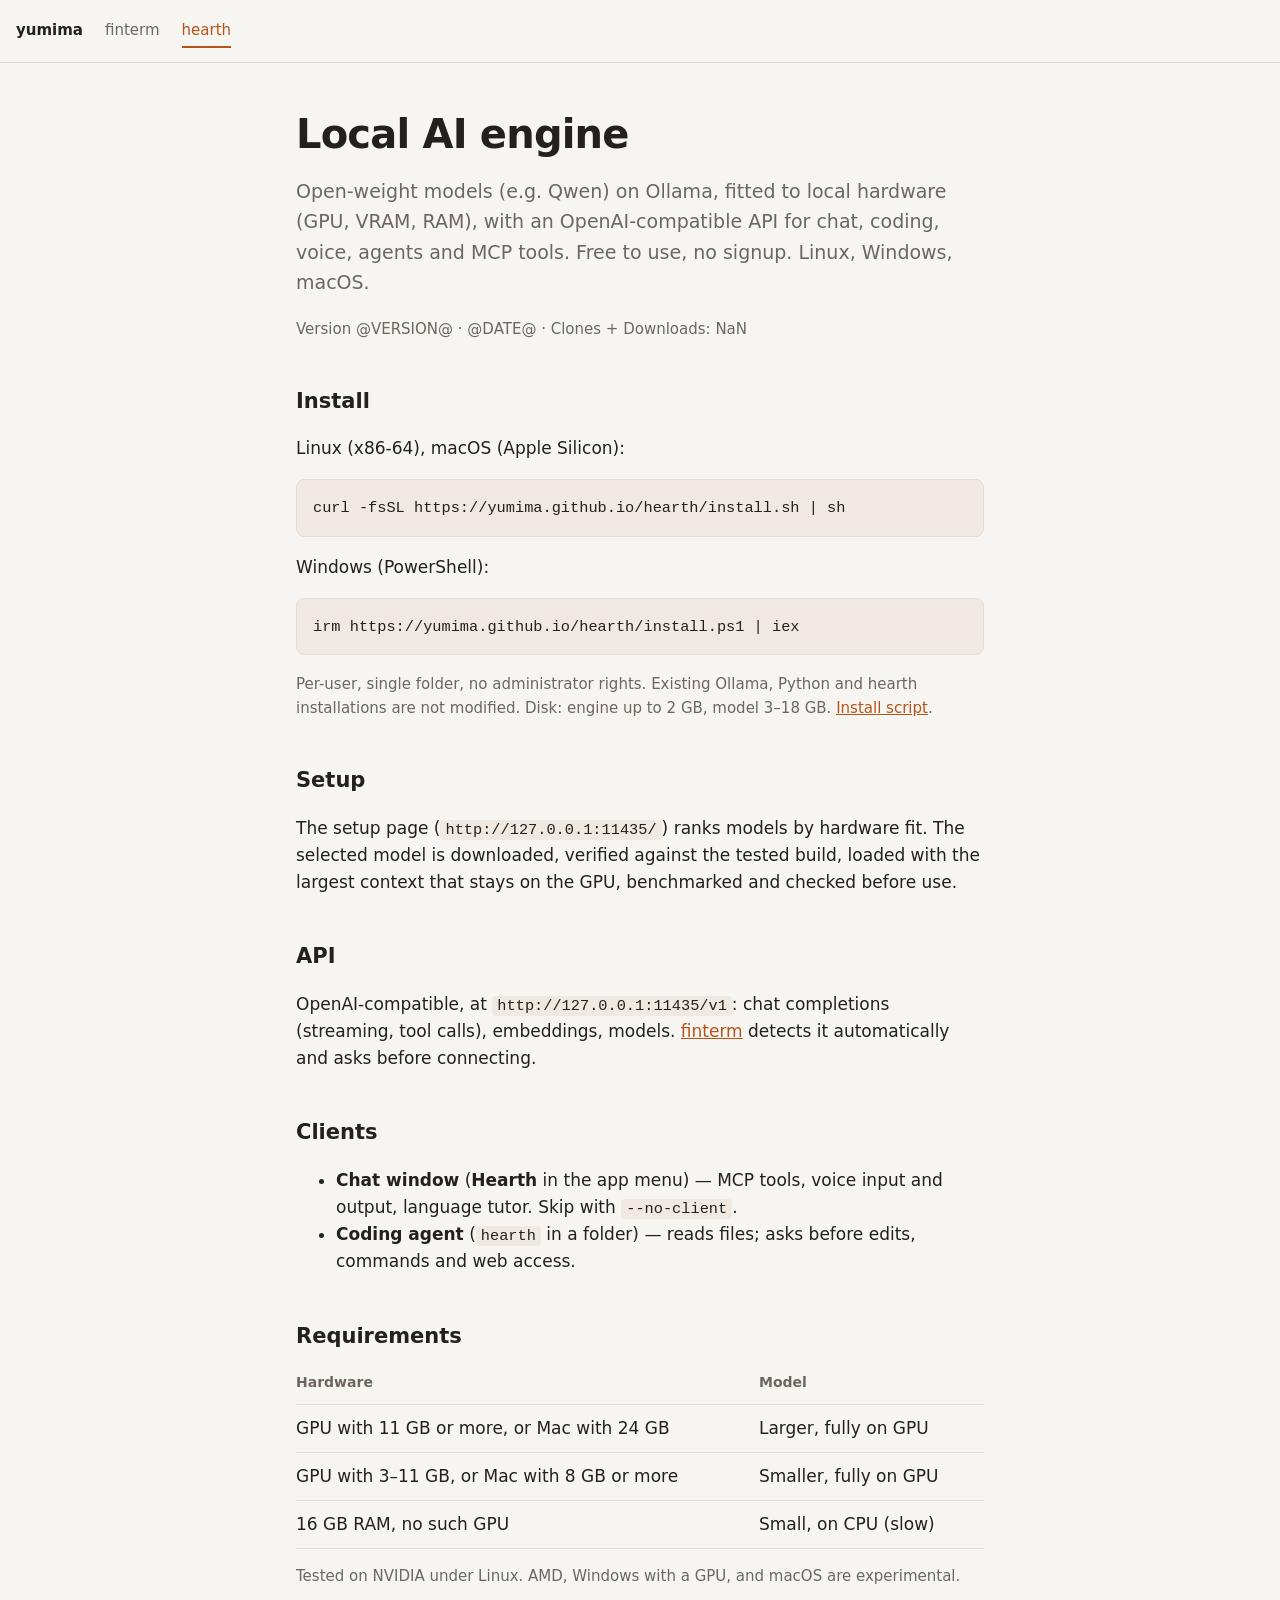
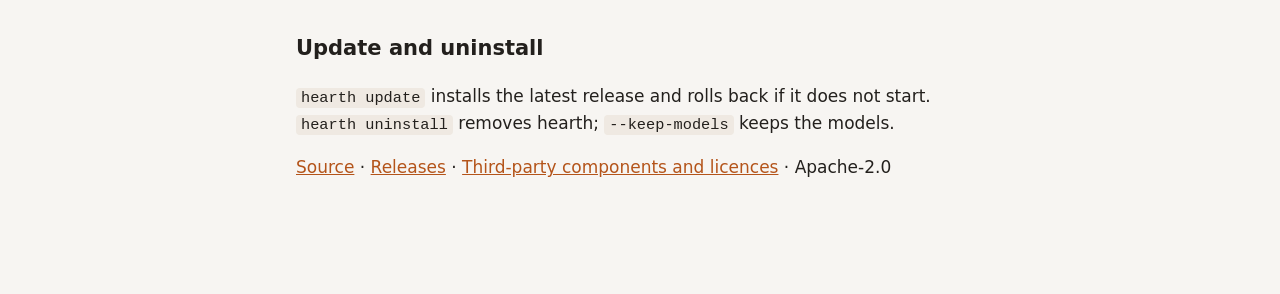
<file: site/index.html>
<!doctype html>
<html lang="en">
<head>
<meta charset="utf-8">
<meta name="viewport" content="width=device-width, initial-scale=1">
<title>hearth — local AI engine</title>
<meta name="description" content="Local AI engine. Open-weight models (e.g. Qwen) on Ollama, fitted to local hardware (GPU, VRAM, RAM), with an OpenAI-compatible API for chat, coding, voice, agents and MCP tools. Free to use, no signup. Linux, Windows, macOS.">
<link rel="stylesheet" href="style.css">
</head>
<body>
<nav aria-label="Projects"><a href="/">yumima</a><a href="/finterm/">finterm</a><a href="/hearth/" aria-current="page">hearth</a></nav>
<main>
  <h1>Local AI engine</h1>
  <p class="lead">Open-weight models (e.g. Qwen) on Ollama, fitted to local hardware (GPU, VRAM, RAM), with an OpenAI-compatible API for chat, coding, voice, agents and MCP tools. Free to use, no signup. Linux, Windows, macOS.</p>

  <p class="dim">Version @VERSION@ · @DATE@ · Clones + Downloads: <span id="count" data-clones="194" data-built="@DOWNLOADS@">@TOTAL@</span></p>
  <script>
  (function () {
    // Clones (GitHub gives them only to the owner) and downloads. Counts only rise: the page's own, the last shown in the past day, GitHub's current.
    var el = document.getElementById("count"), key = "hearth-downloads", shown = +el.dataset.built, clones = +el.dataset.clones;
    function render() { el.textContent = (clones + shown).toLocaleString("en"); }
    function refresh() {
      fetch("https://api.github.com/repos/yumima/hearth/releases?per_page=100")
        .then(function (x) { if (!x.ok) throw x.status; return x.json(); })
        .then(function (releases) {
          var n = 0;
          releases.forEach(function (rel) {
            rel.assets.forEach(function (a) { if (/^hearth-.*\.whl$/.test(a.name)) n += a.download_count; });
          });
          if (n <= shown) return;
          shown = n;
          try { localStorage.setItem(key, JSON.stringify({ at: Date.now(), n: n })); } catch (e) {}
          render();
        }).catch(function () {});
    }
    try {
      var m = JSON.parse(localStorage.getItem(key));
      if (m && Date.now() - m.at < 864e5 && m.n > shown) shown = m.n;
    } catch (e) {}
    render();
    refresh();
    document.addEventListener("visibilitychange", function () { if (!document.hidden) refresh(); });
  })();
  </script>

  <section aria-labelledby="install">
    <h2 id="install">Install</h2>
    <p>Linux (x86-64), macOS (Apple Silicon):</p>
    <pre><code>curl -fsSL https://yumima.github.io/hearth/install.sh | sh</code></pre>
    <p>Windows (PowerShell):</p>
    <pre><code>irm https://yumima.github.io/hearth/install.ps1 | iex</code></pre>
    <p class="dim">Per-user, single folder, no administrator rights. Existing Ollama, Python and hearth installations are not modified. Disk: engine up to 2&nbsp;GB, model 3–18&nbsp;GB. <a href="install.sh">Install script</a>.</p>
  </section>

  <section aria-labelledby="setup">
    <h2 id="setup">Setup</h2>
    <p>The setup page (<code>http://127.0.0.1:11435/</code>) ranks models by hardware fit. The selected model is downloaded, verified against the tested build, loaded with the largest context that stays on the GPU, benchmarked and checked before use.</p>
  </section>

  <section aria-labelledby="api">
    <h2 id="api">API</h2>
    <p>OpenAI-compatible, at <code>http://127.0.0.1:11435/v1</code>: chat completions (streaming, tool calls), embeddings, models. <a href="/finterm/">finterm</a> detects it automatically and asks before connecting.</p>
  </section>

  <section aria-labelledby="client">
    <h2 id="client">Clients</h2>
    <ul>
      <li><b>Chat window</b> (<b>Hearth</b> in the app menu) — MCP tools, voice input and output, language tutor. Skip with <code>--no-client</code>.</li>
      <li><b>Coding agent</b> (<code>hearth</code> in a folder) — reads files; asks before edits, commands and web access.</li>
    </ul>
  </section>

  <section aria-labelledby="needs">
    <h2 id="needs">Requirements</h2>
    <table>
      <thead><tr><th scope="col">Hardware</th><th scope="col">Model</th></tr></thead>
      <tbody>
        <tr><td>GPU with 11&nbsp;GB or more, or Mac with 24&nbsp;GB</td><td>Larger, fully on GPU</td></tr>
        <tr><td>GPU with 3–11&nbsp;GB, or Mac with 8&nbsp;GB or more</td><td>Smaller, fully on GPU</td></tr>
        <tr><td>16&nbsp;GB RAM, no such GPU</td><td>Small, on CPU (slow)</td></tr>
      </tbody>
    </table>
    <p class="dim">Tested on NVIDIA under Linux. AMD, Windows with a GPU, and macOS are experimental.</p>
  </section>

  <section aria-labelledby="leave">
    <h2 id="leave">Update and uninstall</h2>
    <p><code>hearth update</code> installs the latest release and rolls back if it does not start. <code>hearth uninstall</code> removes hearth; <code>--keep-models</code> keeps the models.</p>
    <p><a href="https://github.com/yumima/hearth">Source</a> · <a href="https://github.com/yumima/hearth/releases">Releases</a> · <a href="https://github.com/yumima/hearth/blob/main/THIRD_PARTY.md">Third-party components and licences</a> · Apache-2.0</p>
  </section>
</main>
</body>
</html>
</file>
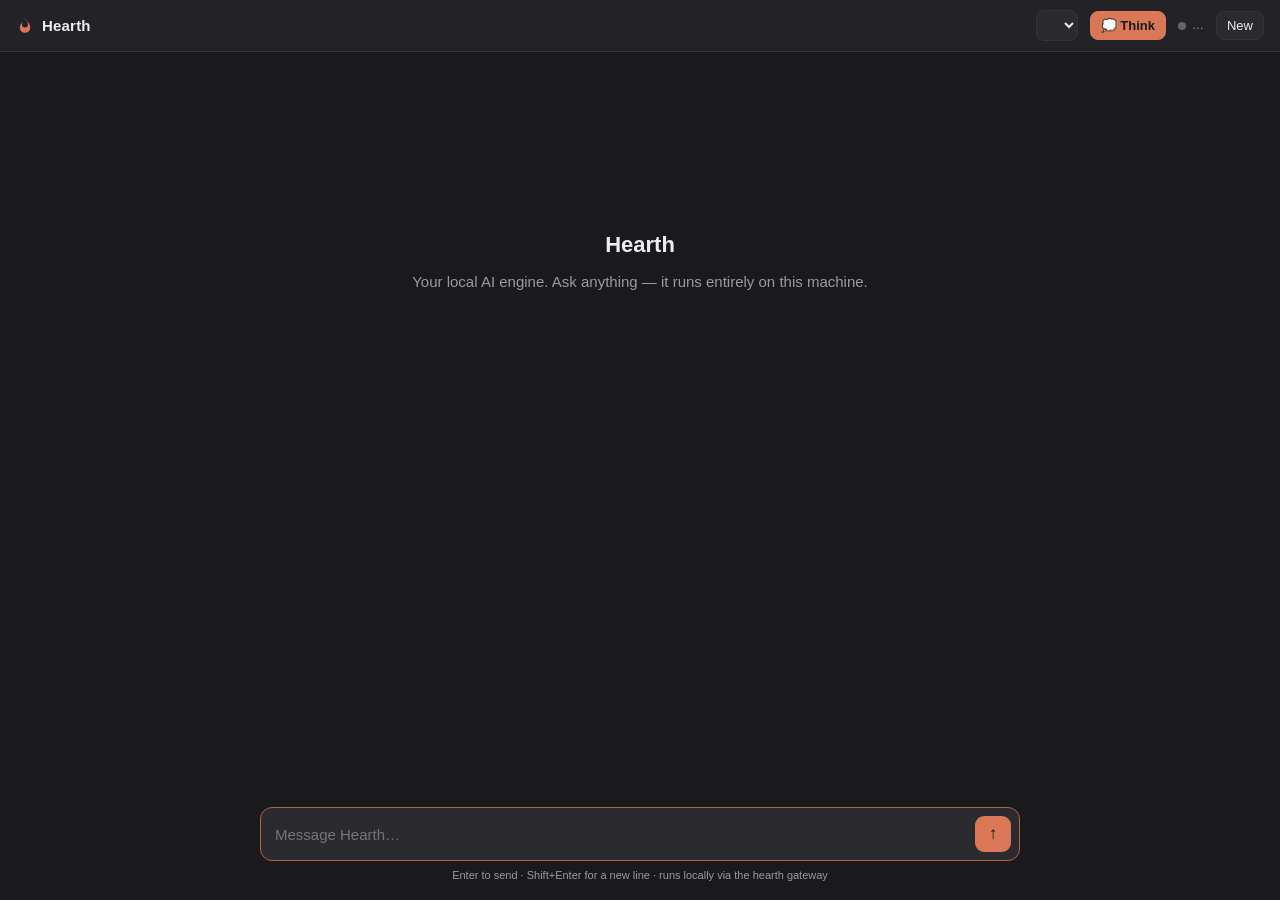
<file: src/hearth/webui/index.html>
<!doctype html>
<html lang="en">
<head>
<meta charset="utf-8">
<meta name="viewport" content="width=device-width, initial-scale=1">
<title>Hearth</title>
<!--
  Hearth chat UI. Served by the gateway at GET /app so it is SAME-ORIGIN with
  the API (http://127.0.0.1:11435): streaming fetch to /v1/chat/completions
  works without CORS, and the localhost-only Host check passes. No external/CDN
  resources — the engine is loopback-only with zero outbound, so everything
  (styles, the small Markdown renderer) is inline.
-->
<style>
  :root {
    --bg: #1a1a1c;
    --bg-elev: #232327;
    --bg-input: #2a2a2f;
    --border: #34343a;
    --text: #ececf1;
    --text-dim: #9a9aa3;
    --accent: #d97757;          /* warm hearth ember */
    --accent-dim: #b4613f;
    --user-bg: #2f2b29;
    --code-bg: #15151a;
    --ok: #57c66a;
    --err: #e5704b;
    --radius: 12px;
    --maxw: 760px;
  }
  * { box-sizing: border-box; }
  html, body { height: 100%; margin: 0; }
  body {
    background: var(--bg);
    color: var(--text);
    font: 15px/1.55 -apple-system, "Segoe UI", Roboto, Ubuntu, "Helvetica Neue", Arial, sans-serif;
    display: flex; flex-direction: column;
    -webkit-font-smoothing: antialiased;
  }

  /* ── Header ─────────────────────────────────────────────────────── */
  header {
    display: flex; align-items: center; gap: 12px;
    padding: 10px 16px;
    background: var(--bg-elev);
    border-bottom: 1px solid var(--border);
    flex: 0 0 auto;
  }
  .brand { display: flex; align-items: center; gap: 8px; font-weight: 650; letter-spacing: .2px; }
  .brand .mark { width: 18px; height: 18px; }
  .spacer { flex: 1 1 auto; }
  select, .toggle, button.btn {
    background: var(--bg-input); color: var(--text);
    border: 1px solid var(--border); border-radius: 8px;
    padding: 6px 10px; font-size: 13px; cursor: pointer;
  }
  select:hover, .toggle:hover, button.btn:hover { border-color: #4a4a52; }
  .toggle.on { background: var(--accent); border-color: var(--accent); color: #1a1a1c; font-weight: 600; }
  .status { display: flex; align-items: center; gap: 6px; font-size: 12px; color: var(--text-dim); }
  .dot { width: 8px; height: 8px; border-radius: 50%; background: #666; }
  .dot.up { background: var(--ok); } .dot.down { background: var(--err); }

  /* ── Messages ───────────────────────────────────────────────────── */
  main { flex: 1 1 auto; overflow-y: auto; }
  #thread { max-width: var(--maxw); margin: 0 auto; padding: 24px 16px 8px; }
  .msg { margin: 0 0 22px; }
  .msg .role { font-size: 11px; text-transform: uppercase; letter-spacing: .6px; color: var(--text-dim); margin-bottom: 6px; }
  .bubble { border-radius: var(--radius); padding: 2px 0; }
  .msg.user .bubble { background: var(--user-bg); padding: 10px 14px; border: 1px solid var(--border); }
  .msg.assistant .bubble { background: transparent; }
  .msg.system .bubble { color: var(--text-dim); font-style: italic; }
  .content > *:first-child { margin-top: 0; } .content > *:last-child { margin-bottom: 0; }
  .content p { margin: 0 0 10px; }
  .content h1,.content h2,.content h3 { margin: 14px 0 8px; line-height: 1.3; }
  .content h1 { font-size: 1.4em; } .content h2 { font-size: 1.2em; } .content h3 { font-size: 1.05em; }
  .content ul,.content ol { margin: 0 0 10px; padding-left: 22px; }
  .content li { margin: 2px 0; }
  .content blockquote { margin: 0 0 10px; padding: 2px 12px; border-left: 3px solid var(--border); color: var(--text-dim); }
  .content a { color: var(--accent); }
  .content code.inline { background: var(--code-bg); border: 1px solid var(--border); border-radius: 5px; padding: 1px 5px; font-size: .9em; font-family: "SFMono-Regular", Consolas, "Liberation Mono", monospace; }
  .codewrap { position: relative; margin: 0 0 12px; }
  .codewrap pre { background: var(--code-bg); border: 1px solid var(--border); border-radius: 8px; padding: 12px 14px; overflow-x: auto; margin: 0; }
  .codewrap code { font-family: "SFMono-Regular", Consolas, "Liberation Mono", monospace; font-size: 13px; line-height: 1.5; }
  .copy { position: absolute; top: 6px; right: 6px; font-size: 11px; padding: 3px 8px; opacity: 0; transition: opacity .12s; }
  .codewrap:hover .copy { opacity: 1; }

  /* reasoning / thinking block */
  .think { margin: 0 0 10px; border: 1px solid var(--border); border-radius: 8px; background: var(--bg-elev); }
  .think summary { cursor: pointer; padding: 7px 12px; font-size: 12.5px; color: var(--text-dim); list-style: none; user-select: none; }
  .think summary::-webkit-details-marker { display: none; }
  .think[open] summary { border-bottom: 1px solid var(--border); }
  .think .reason { padding: 10px 12px; white-space: pre-wrap; color: var(--text-dim); font-size: 13px; max-height: 300px; overflow-y: auto; }

  .cursor::after { content: "▍"; color: var(--accent); animation: blink 1s steps(2) infinite; }
  @keyframes blink { 50% { opacity: 0; } }

  /* empty state */
  #empty { max-width: var(--maxw); margin: 16vh auto 0; text-align: center; color: var(--text-dim); padding: 0 16px; }
  #empty .big { font-size: 22px; color: var(--text); margin-bottom: 8px; font-weight: 650; }

  /* ── Composer ───────────────────────────────────────────────────── */
  footer { flex: 0 0 auto; padding: 10px 16px 16px; }
  .composer { max-width: var(--maxw); margin: 0 auto; display: flex; gap: 8px; align-items: flex-end;
    background: var(--bg-input); border: 1px solid var(--border); border-radius: var(--radius); padding: 8px 8px 8px 14px; }
  .composer:focus-within { border-color: var(--accent-dim); }
  #input { flex: 1 1 auto; background: transparent; border: 0; color: var(--text); resize: none;
    font: inherit; line-height: 1.5; max-height: 200px; outline: none; padding: 5px 0; }
  #send { flex: 0 0 auto; width: 36px; height: 36px; border-radius: 9px; border: 0; cursor: pointer;
    background: var(--accent); color: #1a1a1c; font-size: 17px; display: grid; place-items: center; }
  #send:disabled { opacity: .4; cursor: default; }
  #send.stop { background: var(--err); }
  .hint { max-width: var(--maxw); margin: 6px auto 0; font-size: 11px; color: var(--text-dim); text-align: center; }
</style>
</head>
<body>
  <header>
    <span class="brand">
      <svg class="mark" viewBox="0 0 24 24" fill="none" aria-hidden="true">
        <path d="M12 2c2.5 3 4 5 4 8a4 4 0 0 1-8 0c0-1 .3-2 1-3-2 1.5-4 4-4 7a7 7 0 0 0 14 0c0-5-4-8-7-11z" fill="#d97757"/>
      </svg>
      Hearth
    </span>
    <span class="spacer"></span>
    <select id="model" title="Model"></select>
    <button class="toggle on" id="think" title="Deep-think: the model reasons before answering. Off uses the fast lane.">💭 Think</button>
    <span class="status"><span class="dot" id="dot"></span><span id="statusText">…</span></span>
    <button class="btn" id="newchat" title="New conversation">New</button>
  </header>

  <main>
    <div id="thread"></div>
    <div id="empty">
      <div class="big">Hearth</div>
      <div>Your local AI engine. Ask anything — it runs entirely on this machine.</div>
    </div>
  </main>

  <footer>
    <div class="composer">
      <textarea id="input" rows="1" placeholder="Message Hearth…" autofocus></textarea>
      <button id="send" title="Send">↑</button>
    </div>
    <div class="hint">Enter to send · Shift+Enter for a new line · runs locally via the hearth gateway</div>
  </footer>

<script>
"use strict";
const API = location.origin;            // same-origin: the gateway that served us
const WEB_SEARCH = __WEB_SEARCH__;      // config search.chat, filled in as the page is served
const $ = (id) => document.getElementById(id);

let history = [];        // [{role, content}]
let model = "primary_chat";
let deepThink = true;
let controller = null;   // AbortController for the in-flight stream
let streaming = false;

// ── tiny Markdown renderer (no deps) ───────────────────────────────────────
// Good enough for chat: code fences, inline code, headings, bold/italic,
// lists, blockquotes, links. Everything is HTML-escaped first; only the
// constructs below re-introduce markup, so model output can't inject HTML.
function escapeHtml(s) {
  return s.replace(/[&<>"']/g, c => ({ "&":"&amp;","<":"&lt;",">":"&gt;",'"':"&quot;","'":"&#39;" }[c]));
}
function inlineMd(s) {
  // s is already HTML-escaped. Apply inline constructs.
  s = s.replace(/`([^`]+)`/g, (_, c) => `<code class="inline">${c}</code>`);
  s = s.replace(/\*\*([^*]+)\*\*/g, "<strong>$1</strong>");
  s = s.replace(/(^|[^*])\*([^*\n]+)\*/g, "$1<em>$2</em>");
  // [text](url) BEFORE bare autolinks — otherwise the autolink's URL class
  // swallows the ")" and clobbers the markdown link.
  s = s.replace(/\[([^\]]+)\]\((https?:\/\/[^)\s]+)\)/g, '<a href="$2" target="_blank" rel="noopener">$1</a>');
  // bare autolink: only at start or after whitespace/"(", so it doesn't
  // re-match the URL inside an <a href="…"> we just created.
  s = s.replace(/(^|[\s(])(https?:\/\/[^\s<)]+)/g, '$1<a href="$2" target="_blank" rel="noopener">$2</a>');
  return s;
}
function renderMarkdown(src) {
  const out = [];
  // Split out fenced code blocks first so their contents are untouched.
  const parts = src.split(/(```[\s\S]*?```)/g);
  for (const part of parts) {
    if (part.startsWith("```")) {
      const m = part.match(/^```[^\n]*\n?([\s\S]*?)```$/);
      const code = escapeHtml(m ? m[1].replace(/\n$/, "") : part.slice(3));
      out.push(`<div class="codewrap"><button class="btn copy">copy</button><pre><code>${code}</code></pre></div>`);
      continue;
    }
    // Line-based block parsing for the non-code segment.
    const lines = part.split("\n");
    let para = [], list = null;
    const flushPara = () => { if (para.length) { out.push(`<p>${inlineMd(escapeHtml(para.join(" ")))}</p>`); para = []; } };
    const flushList = () => { if (list) { out.push(`<${list.tag}>${list.items.join("")}</${list.tag}>`); list = null; } };
    for (const raw of lines) {
      const line = raw.replace(/\s+$/, "");
      let m;
      if (!line.trim()) { flushPara(); flushList(); continue; }
      if ((m = line.match(/^(#{1,3})\s+(.*)$/))) { flushPara(); flushList(); const h = m[1].length; out.push(`<h${h}>${inlineMd(escapeHtml(m[2]))}</h${h}>`); continue; }
      if ((m = line.match(/^>\s?(.*)$/))) { flushPara(); flushList(); out.push(`<blockquote>${inlineMd(escapeHtml(m[1]))}</blockquote>`); continue; }
      if ((m = line.match(/^\s*[-*+]\s+(.*)$/))) { flushPara(); if (!list || list.tag !== "ul") { flushList(); list = { tag: "ul", items: [] }; } list.items.push(`<li>${inlineMd(escapeHtml(m[1]))}</li>`); continue; }
      if ((m = line.match(/^\s*\d+[.)]\s+(.*)$/))) { flushPara(); if (!list || list.tag !== "ol") { flushList(); list = { tag: "ol", items: [] }; } list.items.push(`<li>${inlineMd(escapeHtml(m[1]))}</li>`); continue; }
      flushList(); para.push(line.trim());
    }
    flushPara(); flushList();
  }
  return out.join("");
}

// ── rendering ──────────────────────────────────────────────────────────────
function setEmpty(show) { $("empty").style.display = show ? "" : "none"; }

function addBubble(role) {
  setEmpty(false);
  const wrap = document.createElement("div");
  wrap.className = "msg " + role;
  wrap.innerHTML = `<div class="role">${role === "assistant" ? "Hearth" : role}</div>`
    + (role === "assistant" ? `<div class="bubble"><details class="think" style="display:none"><summary>💭 Thinking…</summary><div class="reason"></div></details><div class="content"></div></div>`
                            : `<div class="bubble"><div class="content"></div></div>`);
  $("thread").appendChild(wrap);
  return wrap;
}
function setContent(wrap, text, isMd, cursor) {
  const el = wrap.querySelector(".content");
  el.innerHTML = isMd ? renderMarkdown(text) : escapeHtml(text);
  el.classList.toggle("cursor", !!cursor);
}
function setReasoning(wrap, text) {
  const det = wrap.querySelector(".think");
  if (!text) { det.style.display = "none"; return; }
  det.style.display = "";
  det.querySelector(".reason").textContent = text;
}
function scrollDown() { const m = document.querySelector("main"); m.scrollTop = m.scrollHeight; }

document.addEventListener("click", (e) => {
  if (e.target.classList.contains("copy")) {
    const code = e.target.parentElement.querySelector("code");
    navigator.clipboard?.writeText(code.innerText).then(() => { e.target.textContent = "copied"; setTimeout(() => e.target.textContent = "copy", 1200); });
  }
});

// ── gateway plumbing ─────────────────────────────────────────────────────────
async function refreshStatus() {
  try {
    const r = await fetch(API + "/admin/health", { cache: "no-store" });
    const up = r.status === 200 || r.status === 503;
    $("dot").className = "dot " + (up ? "up" : "down");
    $("statusText").textContent = up ? "connected" : "no engine";
  } catch { $("dot").className = "dot down"; $("statusText").textContent = "offline"; }
}
async function loadModels() {
  try {
    const r = await fetch(API + "/v1/models");
    const data = (await r.json()).data || [];
    const roles = data.filter(m => m.owned_by === "hearth-role").map(m => m.id);
    const concrete = data.filter(m => m.owned_by !== "hearth-role").map(m => m.id);
    const sel = $("model"); sel.innerHTML = "";
    const add = (id, label) => { const o = document.createElement("option"); o.value = id; o.textContent = label || id; sel.appendChild(o); };
    roles.forEach(r => add(r, r + "  ·role"));
    if (roles.length && concrete.length) { const o = document.createElement("option"); o.disabled = true; o.textContent = "──────"; sel.appendChild(o); }
    concrete.forEach(c => add(c));
    if ([...sel.options].some(o => o.value === model)) sel.value = model;
    else if (sel.options.length) { model = sel.value = sel.options[0].value; }
  } catch { /* leave the picker empty; status dot already shows the problem */ }
}

function setSending(on) {
  streaming = on;
  const btn = $("send");
  btn.classList.toggle("stop", on);
  btn.textContent = on ? "■" : "↑";
  btn.title = on ? "Stop" : "Send";
}

async function send() {
  if (streaming) { controller?.abort(); return; }     // the button doubles as Stop
  const text = $("input").value.trim();
  if (!text) return;
  $("input").value = ""; autogrow();
  history.push({ role: "user", content: text });
  addBubble("user").querySelector(".content").textContent = text;
  scrollDown();

  const wrap = addBubble("assistant");
  let answer = "", reasoning = "", gotContent = false, err = null;
  setContent(wrap, "", false, true);
  scrollDown();

  // Deep-think on → selected model reasons by default. Off → the fast lane:
  // fast_chat with thinking disabled (the gateway routes `think:false` to
  // Ollama's native API, the only surface that can actually suppress it).
  const req = deepThink
    ? { model, messages: history, stream: true }
    : { model: "fast_chat", messages: history, stream: true, think: false };
  req.web_search = WEB_SEARCH;  // the engine adds its web tools only when asked

  setSending(true);
  controller = new AbortController();
  let raf = 0;
  const paint = () => { raf = 0; setReasoning(wrap, gotContent ? "" : reasoning); setContent(wrap, answer, true, true); if (reasoning && !gotContent) { /* keep think open while reasoning */ wrap.querySelector(".think").open = true; } scrollDown(); };
  const schedule = () => { if (!raf) raf = requestAnimationFrame(paint); };

  try {
    const r = await fetch(API + "/v1/chat/completions", {
      method: "POST", headers: { "Content-Type": "application/json" },
      body: JSON.stringify(req), signal: controller.signal,
    });
    if (!r.ok || !r.body) { err = `HTTP ${r.status}: ${(await r.text()).slice(0, 300)}`; }
    else {
      // Returns true to stop the stream ([DONE] or an error frame).
      const handleLine = (line) => {
        if (!line.startsWith("data:")) return false;
        const payload = line.slice(5).trim();
        if (payload === "[DONE]") return true;
        let obj; try { obj = JSON.parse(payload); } catch { return false; }
        if (obj.error) { err = (obj.error && obj.error.message) || String(obj.error); return true; }
        const d = (obj.choices && obj.choices[0] && obj.choices[0].delta) || {};
        const reason = d.reasoning || d.reasoning_content || "";
        if (reason && !gotContent) { reasoning += reason; schedule(); }
        if (d.content) { gotContent = true; answer += d.content; schedule(); }
        return false;
      };
      const reader = r.body.getReader(); const dec = new TextDecoder(); let buf = "", stop = false;
      while (!stop) {
        const { done, value } = await reader.read();
        if (done) break;
        buf += dec.decode(value, { stream: true });
        let nl;
        while ((nl = buf.indexOf("\n")) >= 0) {
          const line = buf.slice(0, nl); buf = buf.slice(nl + 1);
          if (handleLine(line)) { stop = true; break; }
        }
      }
      // Flush the decoder + handle a final frame that arrived without a
      // trailing newline, so the last delta isn't silently dropped.
      buf += dec.decode();
      if (!stop && buf.trim()) handleLine(buf.trim());
    }
  } catch (e) {
    if (e.name !== "AbortError") err = String(e.message || e);
  }

  if (raf) cancelAnimationFrame(raf);
  // collapse the thinking block once answered
  if (gotContent) wrap.querySelector(".think").open = false;
  setReasoning(wrap, gotContent ? "" : reasoning);
  if (err) {
    // Drop the failed user turn so the next request isn't [...user, user]
    // (which chat templates reject); show the error in place.
    history.pop();
    setContent(wrap, "", false, false);
    wrap.querySelector(".content").innerHTML = `<span style="color:var(--err)">⚠ ${escapeHtml(err)}</span>`;
    setSending(false); controller = null; return;
  }
  setContent(wrap, answer, true, false);
  if (answer) {
    history.push({ role: "assistant", content: answer });
  } else {
    history.pop();          // no content (e.g. aborted before first token) → drop the lone user turn
    wrap.remove();
  }
  setSending(false); controller = null;
  $("input").focus();
}

// ── composer ─────────────────────────────────────────────────────────────────
function autogrow() { const t = $("input"); t.style.height = "auto"; t.style.height = Math.min(t.scrollHeight, 200) + "px"; }
$("input").addEventListener("input", autogrow);
$("input").addEventListener("keydown", (e) => {
  if (e.key === "Enter" && !e.shiftKey) { e.preventDefault(); send(); }
});
$("send").addEventListener("click", send);
$("model").addEventListener("change", (e) => { model = e.target.value; });
$("think").addEventListener("click", () => {
  deepThink = !deepThink;
  $("think").classList.toggle("on", deepThink);
  $("think").textContent = deepThink ? "💭 Think" : "⚡ Fast";
});
$("newchat").addEventListener("click", () => {
  if (streaming) controller?.abort();
  history = []; $("thread").innerHTML = ""; setEmpty(true); $("input").focus();
});

// ── boot ─────────────────────────────────────────────────────────────────────
refreshStatus(); loadModels();
setInterval(refreshStatus, 5000);
</script>
</body>
</html>
</file>
<file: site/style.css>
:root{color-scheme:light dark;--bg:#f7f5f2;--ink:#23201d;--dim:#6d665f;--line:#e2dcd5;--accent:#b4541a;--code:#efe9e2}
@media (prefers-color-scheme:dark){:root{--bg:#171513;--ink:#ece7e1;--dim:#a49b92;--line:#38332e;--accent:#e08b4f;--code:#221f1b}}
*{box-sizing:border-box}
body{margin:0;background:var(--bg);color:var(--ink);font:17px/1.6 system-ui,-apple-system,"Segoe UI",sans-serif}
nav{display:flex;flex-wrap:wrap;gap:4px 22px;padding:14px 16px;border-bottom:1px solid var(--line);font-size:15px}
nav a{color:var(--dim);text-decoration:none;padding:4px 0}
nav a:first-child{font-weight:600;color:var(--ink)}
nav a[aria-current]{color:var(--accent);border-bottom:2px solid var(--accent)}
main{max-width:720px;margin:0 auto;padding:48px 16px 96px}
h1{font-size:clamp(28px,6vw,40px);line-height:1.15;letter-spacing:-.02em;margin:0 0 16px;text-wrap:balance}
h2{font-size:21px;margin:44px 0 8px}
.lead{font-size:19px;color:var(--dim)}.dim{color:var(--dim);font-size:15px}
a{color:var(--accent)}
a:focus-visible{outline:2px solid var(--accent);outline-offset:3px}
code{background:var(--code);border-radius:4px;padding:1px 5px;font:.9em ui-monospace,Consolas,monospace;overflow-wrap:anywhere}
pre{background:var(--code);border:1px solid var(--line);border-radius:8px;padding:14px 16px;overflow-x:auto}
pre code{background:none;padding:0}
table{border-collapse:collapse;width:100%}
th,td{text-align:left;padding:10px 12px 10px 0;border-bottom:1px solid var(--line);vertical-align:top}
th{font-size:14px;color:var(--dim);font-weight:600}
.cards{display:grid;grid-template-columns:repeat(auto-fit,minmax(220px,1fr));gap:14px;margin-top:32px}
.cards a{display:block;border:1px solid var(--line);border-radius:12px;padding:20px;text-decoration:none;color:var(--ink)}
.cards a:hover{border-color:var(--accent)}
.cards b{display:block;font-size:20px;margin-bottom:4px}.cards span{color:var(--dim);font-size:15px}
</file>
